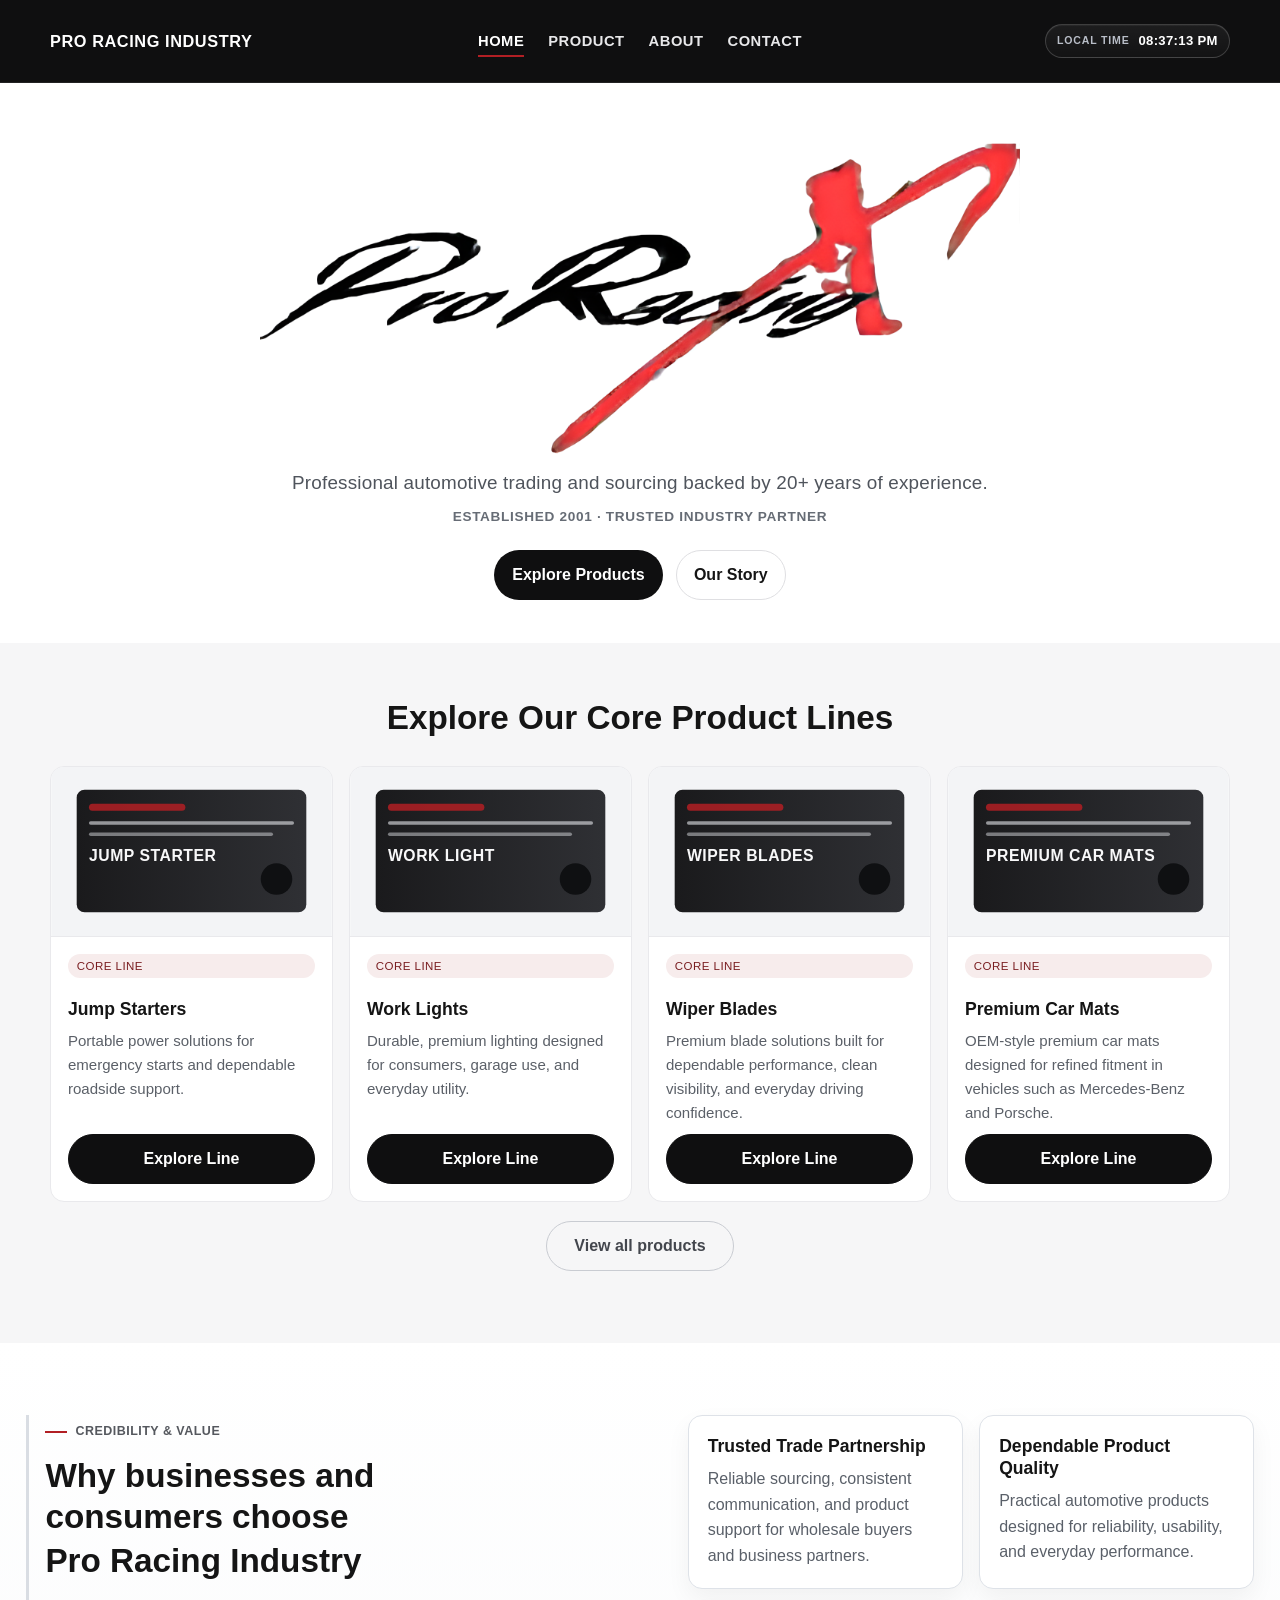
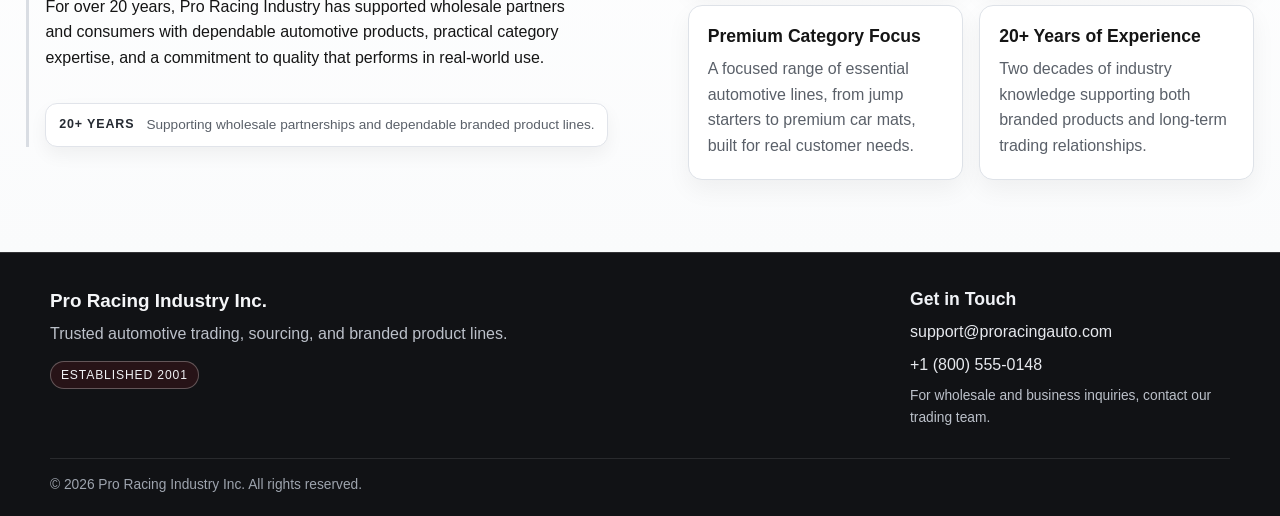
<file: index.html>
<!DOCTYPE html>
<html lang="en">
  <head>
    <meta charset="UTF-8" />
    <meta name="viewport" content="width=device-width, initial-scale=1.0" />
    <title>Pro Racing | Practical Automotive Accessories</title>
    <link rel="stylesheet" href="main.css" />
  </head>
  <body>
    <header class="site-header">
      <div class="header-inner container">
        <nav aria-label="Primary" class="main-nav">
          <strong class="brand-name">PRO RACING INDUSTRY</strong>
          <ul class="nav-group nav-links">
            <li><a href="index.html" class="active">Home</a></li>
            <li><a href="product.html">Product</a></li>
            <li><a href="about.html">About</a></li>
            <li><a href="contact.html">Contact</a></li>
          </ul>
          <div class="nav-clock" id="current-time" aria-live="polite">
            <span class="clock-label">Local Time</span>
            <span class="clock-value">--:--:--</span>
          </div>
        </nav>
      </div>
    </header>

    <main>
      <section class="hero section">
        <div class="container container-wide hero-brand">
          <img src="assets/Pro Racing X LOGO.png" alt="Pro Racing logo" class="hero-logo" />
          <p class="hero-tagline">Professional automotive trading and sourcing backed by 20+ years of experience.</p>
          <p class="hero-support">Established 2001 · Trusted Industry Partner</p>
          <div class="hero-actions">
            <a class="btn btn-primary" href="product.html">Explore Products</a>
            <a class="btn btn-secondary" href="about.html">Our Story</a>
          </div>
        </div>
      </section>

      <section class="section section-muted featured-products-section">
        <div class="container">
          <div class="section-head">
            <h2>Explore Our Core Product Lines</h2>
          </div>
          <div class="product-grid" id="featured-products" aria-live="polite"></div>
          <div class="center-link">
            <a class="btn btn-section-link" href="product.html">View all products</a>
          </div>
        </div>
      </section>

      <section class="section credibility-section">
        <div class="container container-wide split-grid">
          <div class="credibility-copy">
            <p class="eyebrow">Credibility & Value</p>
            <h2>
              Why businesses and consumers choose
              <span class="heading-brand-line">Pro Racing Industry</span>
            </h2>
            <p>
              For over 20 years, Pro Racing Industry has supported wholesale partners and consumers with dependable
              automotive products, practical category expertise, and a commitment to quality that performs in real-world
              use.
            </p>
            <div class="trust-accent" role="note" aria-label="Trust highlight">
              <span class="trust-stat">20+ Years</span>
              <span class="trust-note">Supporting wholesale partnerships and dependable branded product lines.</span>
            </div>
          </div>
          <div class="stats-grid">
            <article class="stat-card">
              <h3>Trusted Trade Partnership</h3>
              <p>Reliable sourcing, consistent communication, and product support for wholesale buyers and business partners.</p>
            </article>
            <article class="stat-card">
              <h3>Dependable Product Quality</h3>
              <p>Practical automotive products designed for reliability, usability, and everyday performance.</p>
            </article>
            <article class="stat-card">
              <h3>Premium Category Focus</h3>
              <p>A focused range of essential automotive lines, from jump starters to premium car mats, built for real customer needs.</p>
            </article>
            <article class="stat-card">
              <h3>20+ Years of Experience</h3>
              <p>Two decades of industry knowledge supporting both branded products and long-term trading relationships.</p>
            </article>
          </div>
        </div>
      </section>
    </main>

    <footer class="site-footer homepage-footer">
      <div class="container footer-top">
        <div class="footer-brand">
          <h2>Pro Racing Industry Inc.</h2>
          <p>Trusted automotive trading, sourcing, and branded product lines.</p>
          <span class="footer-trust">Established 2001</span>
        </div>

        <div class="footer-contact">
          <h3>Get in Touch</h3>
          <p><a href="mailto:support@proracingauto.com">support@proracingauto.com</a></p>
          <p><a href="tel:+18005550148">+1 (800) 555-0148</a></p>
          <p class="footer-note">For wholesale and business inquiries, contact our trading team.</p>
        </div>
      </div>

      <div class="container footer-bottom">
        <p>© 2026 Pro Racing Industry Inc. All rights reserved.</p>
      </div>
    </footer>

    <script src="main.js"></script>
  </body>
</html>
</file>
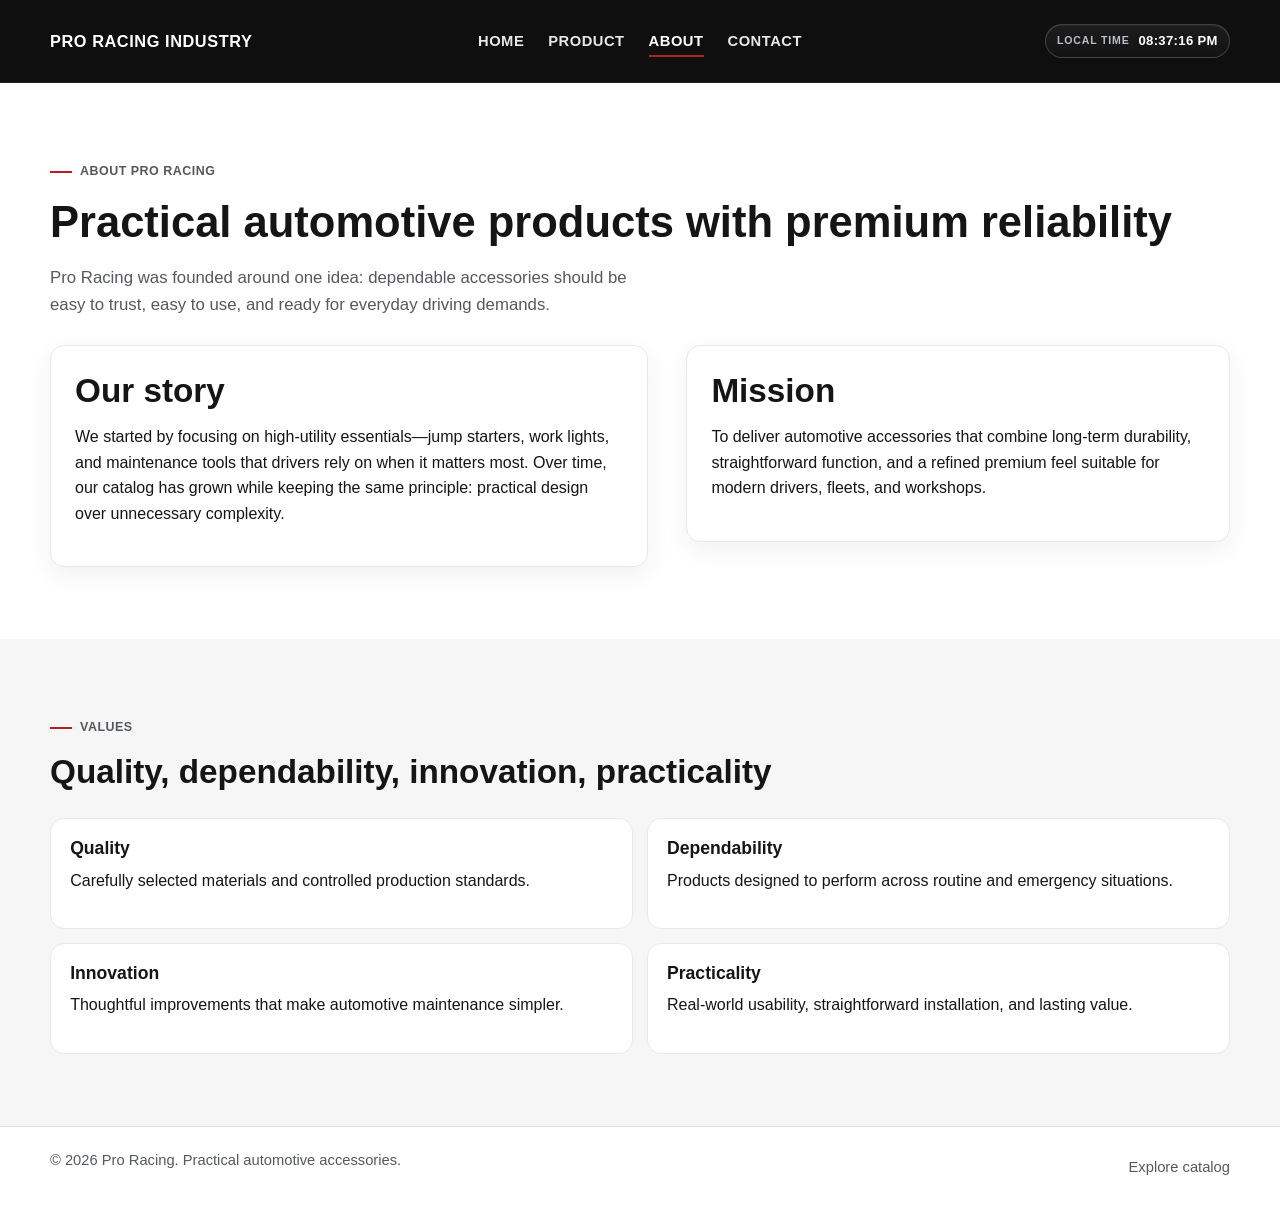
<file: about.html>
<!DOCTYPE html>
<html lang="en">
  <head>
    <meta charset="UTF-8" />
    <meta name="viewport" content="width=device-width, initial-scale=1.0" />
    <title>About | Pro Racing</title>
    <link rel="stylesheet" href="main.css" />
  </head>
  <body>
    <header class="site-header">
      <div class="header-inner container">
        <nav aria-label="Primary" class="main-nav">
          <strong class="brand-name">PRO RACING INDUSTRY</strong>
          <ul class="nav-group nav-links">
            <li><a href="index.html">Home</a></li>
            <li><a href="product.html">Product</a></li>
            <li><a href="about.html" class="active">About</a></li>
            <li><a href="contact.html">Contact</a></li>
          </ul>
          <div class="nav-clock" id="current-time" aria-live="polite">
            <span class="clock-label">Local Time</span>
            <span class="clock-value">--:--:--</span>
          </div>
        </nav>
      </div>
    </header>

    <main>
      <section class="section">
        <div class="container">
          <div class="section-head">
            <p class="eyebrow">About Pro Racing</p>
            <h1>Practical automotive products with premium reliability</h1>
            <p class="lead">
              Pro Racing was founded around one idea: dependable accessories should be easy to trust, easy to use,
              and ready for everyday driving demands.
            </p>
          </div>

          <div class="split-grid">
            <article class="panel">
              <h2>Our story</h2>
              <p>
                We started by focusing on high-utility essentials—jump starters, work lights, and maintenance tools
                that drivers rely on when it matters most. Over time, our catalog has grown while keeping the same
                principle: practical design over unnecessary complexity.
              </p>
            </article>

            <article class="panel">
              <h2>Mission</h2>
              <p>
                To deliver automotive accessories that combine long-term durability, straightforward function, and a
                refined premium feel suitable for modern drivers, fleets, and workshops.
              </p>
            </article>
          </div>
        </div>
      </section>

      <section class="section section-muted">
        <div class="container">
          <div class="section-head">
            <p class="eyebrow">Values</p>
            <h2>Quality, dependability, innovation, practicality</h2>
          </div>
          <div class="stats-grid">
            <article class="stat-card">
              <h3>Quality</h3>
              <p>Carefully selected materials and controlled production standards.</p>
            </article>
            <article class="stat-card">
              <h3>Dependability</h3>
              <p>Products designed to perform across routine and emergency situations.</p>
            </article>
            <article class="stat-card">
              <h3>Innovation</h3>
              <p>Thoughtful improvements that make automotive maintenance simpler.</p>
            </article>
            <article class="stat-card">
              <h3>Practicality</h3>
              <p>Real-world usability, straightforward installation, and lasting value.</p>
            </article>
          </div>
        </div>
      </section>
    </main>

    <footer class="site-footer">
      <div class="container footer-row">
        <p>© 2026 Pro Racing. Practical automotive accessories.</p>
        <a href="product.html" class="text-link">Explore catalog</a>
      </div>
    </footer>

    <script src="main.js"></script>
  </body>
</html>
</file>
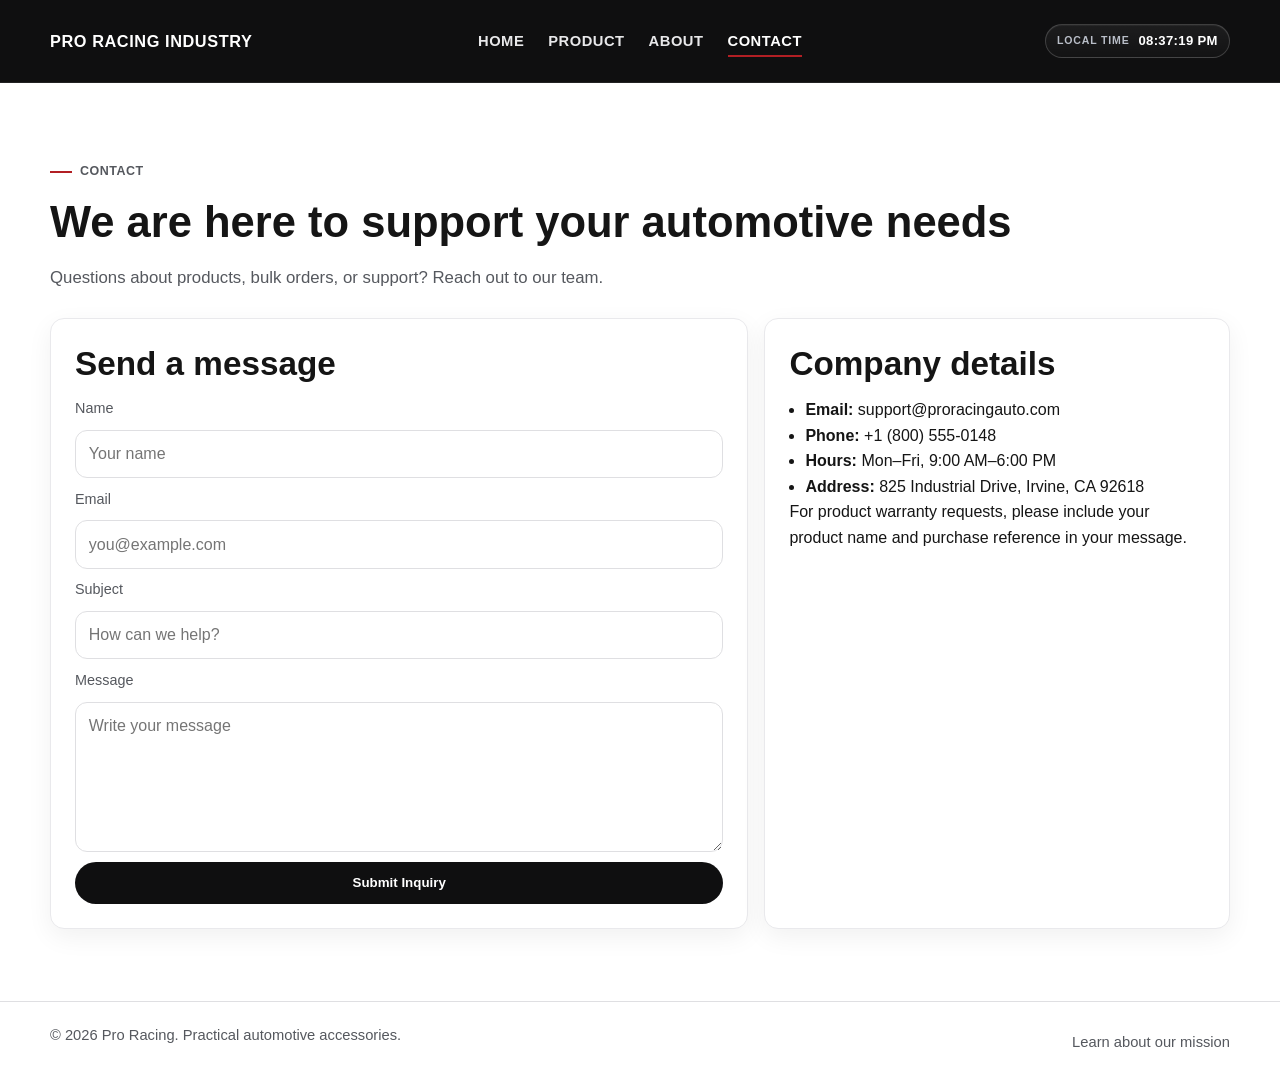
<file: contact.html>
<!DOCTYPE html>
<html lang="en">
  <head>
    <meta charset="UTF-8" />
    <meta name="viewport" content="width=device-width, initial-scale=1.0" />
    <title>Contact | Pro Racing</title>
    <link rel="stylesheet" href="main.css" />
  </head>
  <body>
    <header class="site-header">
      <div class="header-inner container">
        <nav aria-label="Primary" class="main-nav">
          <strong class="brand-name">PRO RACING INDUSTRY</strong>
          <ul class="nav-group nav-links">
            <li><a href="index.html">Home</a></li>
            <li><a href="product.html">Product</a></li>
            <li><a href="about.html">About</a></li>
            <li><a href="contact.html" class="active">Contact</a></li>
          </ul>
          <div class="nav-clock" id="current-time" aria-live="polite">
            <span class="clock-label">Local Time</span>
            <span class="clock-value">--:--:--</span>
          </div>
        </nav>
      </div>
    </header>

    <main>
      <section class="section">
        <div class="container">
          <div class="section-head">
            <p class="eyebrow">Contact</p>
            <h1>We are here to support your automotive needs</h1>
            <p class="lead">Questions about products, bulk orders, or support? Reach out to our team.</p>
          </div>

          <div class="contact-grid">
            <article class="panel">
              <h2>Send a message</h2>
              <form class="contact-form" action="#" method="post">
                <label for="name">Name</label>
                <input id="name" name="name" type="text" placeholder="Your name" required />

                <label for="email">Email</label>
                <input id="email" name="email" type="email" placeholder="you@example.com" required />

                <label for="subject">Subject</label>
                <input id="subject" name="subject" type="text" placeholder="How can we help?" required />

                <label for="message">Message</label>
                <textarea id="message" name="message" rows="5" placeholder="Write your message" required></textarea>

                <button type="submit" class="btn btn-primary">Submit Inquiry</button>
              </form>
            </article>

            <aside class="panel contact-details">
              <h2>Company details</h2>
              <ul>
                <li><strong>Email:</strong> support@proracingauto.com</li>
                <li><strong>Phone:</strong> +1 (800) 555-0148</li>
                <li><strong>Hours:</strong> Mon–Fri, 9:00 AM–6:00 PM</li>
                <li><strong>Address:</strong> 825 Industrial Drive, Irvine, CA 92618</li>
              </ul>
              <p>
                For product warranty requests, please include your product name and purchase reference in your message.
              </p>
            </aside>
          </div>
        </div>
      </section>
    </main>

    <footer class="site-footer">
      <div class="container footer-row">
        <p>© 2026 Pro Racing. Practical automotive accessories.</p>
        <a href="about.html" class="text-link">Learn about our mission</a>
      </div>
    </footer>

    <script src="main.js"></script>
  </body>
</html>
</file>
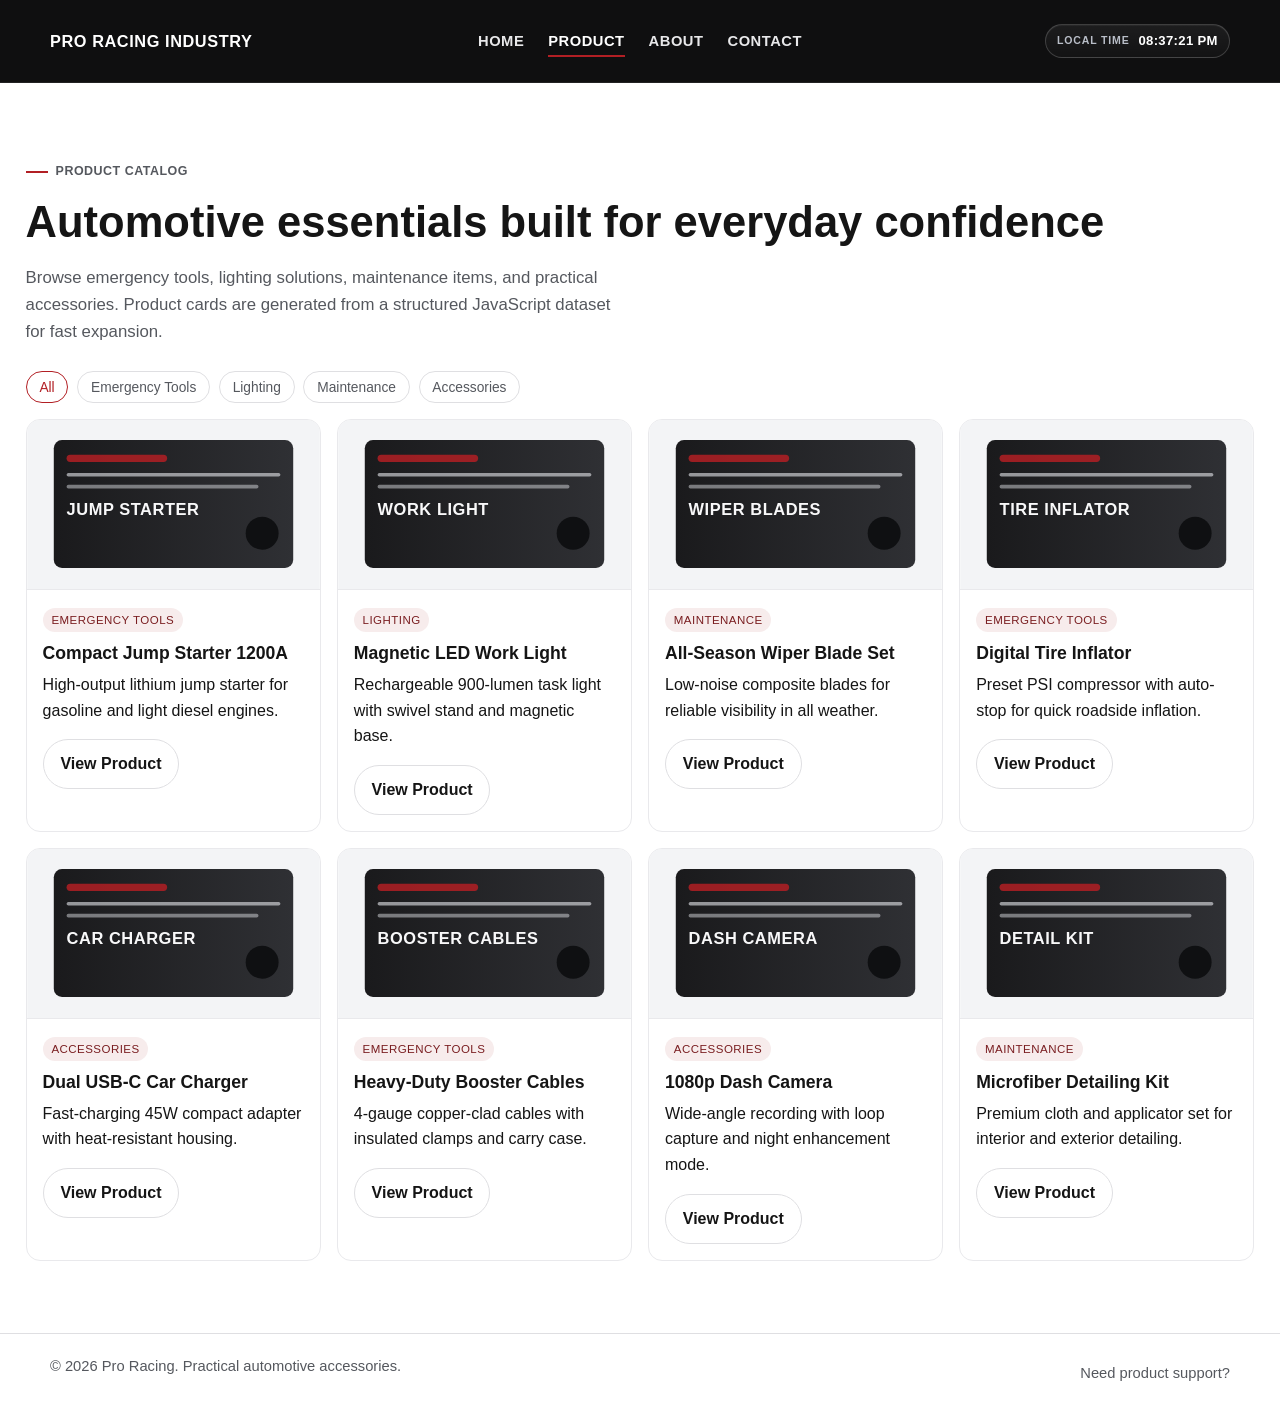
<file: product.html>
<!DOCTYPE html>
<html lang="en">
  <head>
    <meta charset="UTF-8" />
    <meta name="viewport" content="width=device-width, initial-scale=1.0" />
    <title>Products | Pro Racing</title>
    <link rel="stylesheet" href="main.css" />
  </head>
  <body>
    <header class="site-header">
      <div class="header-inner container">
        <nav aria-label="Primary" class="main-nav">
          <strong class="brand-name">PRO RACING INDUSTRY</strong>
          <ul class="nav-group nav-links">
            <li><a href="index.html">Home</a></li>
            <li><a href="product.html" class="active">Product</a></li>
            <li><a href="about.html">About</a></li>
            <li><a href="contact.html">Contact</a></li>
          </ul>
          <div class="nav-clock" id="current-time" aria-live="polite">
            <span class="clock-label">Local Time</span>
            <span class="clock-value">--:--:--</span>
          </div>
        </nav>
      </div>
    </header>

    <main>
      <section class="section">
        <div class="container container-wide">
          <div class="section-head">
            <p class="eyebrow">Product Catalog</p>
            <h1>Automotive essentials built for everyday confidence</h1>
            <p class="lead">
              Browse emergency tools, lighting solutions, maintenance items, and practical accessories.
              Product cards are generated from a structured JavaScript dataset for fast expansion.
            </p>
          </div>

          <div class="filter-row" id="category-filters"></div>
          <div class="product-grid" id="product-list" aria-live="polite"></div>
        </div>
      </section>
    </main>

    <footer class="site-footer">
      <div class="container footer-row">
        <p>© 2026 Pro Racing. Practical automotive accessories.</p>
        <a href="contact.html" class="text-link">Need product support?</a>
      </div>
    </footer>

    <script src="main.js"></script>
  </body>
</html>
</file>
<file: main.css>
:root {
  --bg: #ffffff;
  --bg-muted: #f6f6f7;
  --text: #151515;
  --text-soft: #55585e;
  --black: #0f0f10;
  --line: #dfdfe2;
  --card-line: #e9e9ec;
  --accent: #b21f24;
  --accent-soft: #f7ecec;
  --radius: 14px;
  --container-standard: 1180px;
  --container-wide: 1360px;
  --gutter: 1rem;
  --shadow: 0 8px 26px rgba(15, 15, 16, 0.06);
}

* {
  box-sizing: border-box;
}

html,
body {
  margin: 0;
  padding: 0;
}

body {
  font-family: Inter, "Segoe UI", Roboto, Helvetica, Arial, sans-serif;
  color: var(--text);
  background: var(--bg);
  line-height: 1.6;
}

img {
  max-width: 100%;
  display: block;
}

a {
  color: inherit;
  text-decoration: none;
}

.container {
  width: min(var(--container-standard), calc(100% - (var(--gutter) * 2)));
  margin: 0 auto;
}

.container-wide {
  width: min(var(--container-wide), calc(100% - (var(--gutter) * 2)));
}

.section {
  padding: 4.5rem 0;
}

.section-muted {
  background: var(--bg-muted);
}

.site-header {
  background: var(--black);
  color: #fff;
  border-bottom: 1px solid rgba(255, 255, 255, 0.08);
  position: sticky;
  top: 0;
  z-index: 10;
}

.header-inner {
  min-height: 82px;
  display: flex;
  align-items: center;
}

.main-nav {
  width: 100%;
  display: grid;
  grid-template-columns: 1fr auto 1fr;
  align-items: center;
  gap: 1.25rem;
}

.brand-name {
  color: #ffffff;
  font-weight: 800;
  font-size: 1.02rem;
  letter-spacing: 0.035em;
  text-transform: uppercase;
  white-space: nowrap;
  justify-self: start;
}

.nav-group {
  list-style: none;
  display: flex;
  gap: 1.5rem;
  padding: 0;
  margin: 0;
}

.nav-links {
  justify-content: center;
  justify-self: center;
}

.nav-group a {
  color: #e8e8ea;
  font-size: 0.92rem;
  letter-spacing: 0.035em;
  text-transform: uppercase;
  font-weight: 600;
  position: relative;
  transition: color 280ms ease;
}

.nav-group a::after {
  content: "";
  position: absolute;
  left: 0;
  bottom: -8px;
  width: 100%;
  height: 2px;
  background: var(--accent);
  transform: scaleX(0);
  transform-origin: center;
  transition: transform 280ms ease;
}

.nav-group a:hover,
.nav-group a.active {
  color: #fff;
}

.nav-group a:hover::after,
.nav-group a.active::after {
  transform: scaleX(1);
}

.nav-clock {
  margin: 0;
  display: inline-flex;
  align-items: center;
  gap: 0.55rem;
  padding: 0.34rem 0.7rem 0.36rem;
  border: 1px solid rgba(255, 255, 255, 0.18);
  border-radius: 999px;
  background: linear-gradient(180deg, rgba(255, 255, 255, 0.06), rgba(255, 255, 255, 0.02));
  box-shadow: inset 0 1px 0 rgba(255, 255, 255, 0.05);
  justify-self: end;
}

.clock-label {
  color: #b9bec8;
  font-size: 0.66rem;
  letter-spacing: 0.08em;
  text-transform: uppercase;
  font-weight: 600;
}

.clock-value {
  color: #ffffff;
  font-size: 0.82rem;
  letter-spacing: 0.025em;
  font-weight: 700;
  font-feature-settings: "tnum" 1;
  font-variant-numeric: tabular-nums;
}

.hero {
  padding: 3.35rem 0 2.7rem;
}

.hero-brand {
  display: grid;
  justify-items: center;
  text-align: center;
  gap: 0.46rem;
}

.hero-logo {
  width: min(760px, 90vw);
}

.hero-tagline {
  margin: 0.12rem 0 0;
  max-width: 760px;
  font-size: clamp(1.02rem, 1.7vw, 1.18rem);
  color: #4f545c;
  font-weight: 500;
  letter-spacing: 0.01em;
}

.hero-support {
  margin: 0.04rem 0 0;
  color: #666c75;
  font-size: 0.85rem;
  letter-spacing: 0.05em;
  text-transform: uppercase;
  font-weight: 600;
}

.hero + .section {
  padding-top: 3.35rem;
}

.hero-grid,
.split-grid {
  display: grid;
  grid-template-columns: 1.1fr 1fr;
  gap: 2.4rem;
  align-items: start;
}

.credibility-section {
  background: linear-gradient(180deg, #ffffff 0%, #fafbfc 100%);
}

.credibility-copy {
  border-left: 3px solid #d9dde3;
  padding-left: 1.05rem;
}

.credibility-copy h2 {
  max-width: 18ch;
}

.heading-brand-line {
  display: block;
  margin-top: 0.1rem;
}

.credibility-copy p {
  max-width: 60ch;
}

.trust-accent {
  margin-top: 1rem;
  border: 1px solid #e1e4ea;
  background: #fff;
  border-radius: 12px;
  padding: 0.65rem 0.8rem;
  display: inline-flex;
  flex-wrap: wrap;
  gap: 0.45rem 0.75rem;
  align-items: center;
  box-shadow: 0 8px 18px rgba(15, 15, 16, 0.05);
}

.trust-stat {
  font-size: 0.78rem;
  letter-spacing: 0.07em;
  text-transform: uppercase;
  font-weight: 700;
  color: #252a32;
}

.trust-note {
  font-size: 0.85rem;
  color: #5a6069;
}

h1,
h2,
h3 {
  line-height: 1.25;
  margin-top: 0;
}

h1 {
  font-size: clamp(2rem, 3.4vw, 3.15rem);
  margin-bottom: 1rem;
}

h2 {
  font-size: clamp(1.5rem, 2.6vw, 2.2rem);
  margin-bottom: 0.8rem;
}

h3 {
  font-size: 1.1rem;
  margin-bottom: 0.45rem;
}

p {
  margin-top: 0;
}

.lead {
  font-size: 1.05rem;
  color: var(--text-soft);
  max-width: 64ch;
}

.eyebrow {
  display: inline-flex;
  align-items: center;
  gap: 0.5rem;
  font-weight: 600;
  color: var(--text-soft);
  letter-spacing: 0.04em;
  text-transform: uppercase;
  font-size: 0.78rem;
  margin-bottom: 0.8rem;
}

.eyebrow::before {
  content: "";
  width: 22px;
  height: 2px;
  background: var(--accent);
}

.panel,
.stat-card,
.product-card {
  border: 1px solid var(--card-line);
  border-radius: var(--radius);
  background: #fff;
}

.panel {
  padding: 1.5rem;
  box-shadow: var(--shadow);
}

.panel ul,
.contact-details ul {
  margin: 0;
  padding-left: 1rem;
}

.hero-actions {
  margin-top: 0.92rem;
  display: flex;
  gap: 0.85rem;
  flex-wrap: wrap;
}

.btn {
  display: inline-flex;
  align-items: center;
  justify-content: center;
  min-height: 42px;
  padding: 0.7rem 1.05rem;
  border-radius: 999px;
  border: 1px solid transparent;
  transition: all 260ms ease;
  font-weight: 600;
}

.btn-primary {
  background: var(--black);
  color: #fff;
}

.btn-primary:hover {
  background: #1d1d1f;
  box-shadow: 0 6px 16px rgba(15, 15, 16, 0.2);
}

.btn-secondary {
  border-color: var(--line);
  color: var(--text);
}

.btn-secondary:hover {
  border-color: var(--accent);
  color: var(--accent);
}

.btn-section-link {
  border-color: #c9ccd2;
  background: transparent;
  color: #43464d;
  min-width: 188px;
}

.btn-section-link:hover {
  border-color: #9ca1ab;
  background: #f9fafb;
  color: #1f232a;
}

.section-head {
  margin-bottom: 1.6rem;
}

.product-grid {
  display: grid;
  grid-template-columns: repeat(4, minmax(0, 1fr));
  gap: 1rem;
}

.product-card {
  overflow: hidden;
  transition: transform 280ms ease, box-shadow 280ms ease, border-color 280ms ease;
}

.product-card:hover {
  transform: translateY(-5px);
  box-shadow: var(--shadow);
  border-color: #d3d3d8;
}

.product-card img {
  height: 170px;
  width: 100%;
  object-fit: cover;
  border-bottom: 1px solid var(--card-line);
}

.product-content {
  padding: 1rem;
}

.featured-products-section .section-head {
  text-align: center;
  max-width: 820px;
  margin: 0 auto 1.7rem;
}

.featured-products-section .product-grid {
  margin: 0 auto;
  align-items: stretch;
}

.featured-products-section .product-card {
  display: flex;
  flex-direction: column;
  height: 100%;
  cursor: pointer;
}

.featured-products-section .product-content {
  display: flex;
  flex-direction: column;
  gap: 0.52rem;
  flex: 1;
  padding: 1.06rem 1.06rem 1.1rem;
}

.featured-products-section .product-content h3 {
  margin: 0.1rem 0 0;
}

.featured-products-section .product-content p {
  margin: 0;
  color: #5b6068;
  font-size: 0.94rem;
  min-height: 3.2em;
}

.featured-products-section .product-content .btn-secondary {
  margin-top: auto;
  width: 100%;
  background: var(--black);
  border-color: var(--black);
  color: #fff;
  justify-content: center;
}

.featured-products-section .product-content .btn-secondary:hover {
  background: #242428;
  border-color: #242428;
  color: #fff;
}

.badge {
  display: inline-block;
  font-size: 0.72rem;
  text-transform: uppercase;
  letter-spacing: 0.04em;
  padding: 0.2rem 0.55rem;
  border-radius: 999px;
  background: var(--accent-soft);
  color: #7a1e21;
  margin-bottom: 0.65rem;
}

.text-link {
  color: var(--text-soft);
  border-bottom: 1px solid transparent;
  transition: all 260ms ease;
}

.text-link:hover {
  color: var(--accent);
  border-bottom-color: var(--accent);
}

.center-link {
  text-align: center;
  margin-top: 1.18rem;
}

.stats-grid {
  display: grid;
  grid-template-columns: repeat(2, minmax(0, 1fr));
  gap: 0.85rem;
}

.stat-card {
  padding: 1.2rem;
}

.credibility-section .stats-grid {
  gap: 1rem;
}

.credibility-section .stat-card {
  border-color: #dee2e8;
  background: #fff;
  padding: 1.25rem 1.2rem;
  box-shadow: 0 10px 24px rgba(15, 15, 16, 0.05);
}

.credibility-section .stat-card h3 {
  margin-bottom: 0.5rem;
}

.credibility-section .stat-card p {
  margin-bottom: 0;
  color: #5a6069;
}

.filter-row {
  display: flex;
  gap: 0.55rem;
  flex-wrap: wrap;
  margin-bottom: 1rem;
}

.filter-btn {
  border: 1px solid var(--line);
  background: #fff;
  color: var(--text-soft);
  border-radius: 999px;
  padding: 0.45rem 0.8rem;
  font-size: 0.86rem;
  cursor: pointer;
  transition: all 220ms ease;
}

.filter-btn:hover,
.filter-btn.active {
  border-color: var(--accent);
  color: var(--accent);
}

.contact-grid {
  display: grid;
  grid-template-columns: 1.2fr 0.8fr;
  gap: 1rem;
}

.contact-form {
  display: grid;
  gap: 0.6rem;
}

label {
  font-size: 0.9rem;
  color: var(--text-soft);
}

input,
textarea {
  font: inherit;
  width: 100%;
  border: 1px solid var(--line);
  border-radius: 12px;
  padding: 0.65rem 0.8rem;
  transition: border-color 220ms ease;
}

input:focus,
textarea:focus {
  outline: none;
  border-color: var(--accent);
}

.site-footer {
  border-top: 1px solid var(--line);
  background: #fff;
}

.homepage-footer {
  background: #111215;
  border-top-color: rgba(255, 255, 255, 0.14);
}

.footer-top {
  display: grid;
  grid-template-columns: 1.35fr 1fr;
  gap: 1.8rem;
  padding: 2.25rem 0 1.35rem;
  border-bottom: 1px solid rgba(255, 255, 255, 0.1);
}

.footer-brand h2,
.footer-contact h3 {
  margin: 0 0 0.55rem;
  color: #f0f2f6;
}

.footer-brand h2 {
  font-size: 1.18rem;
  color: #f5f6f8;
}

.footer-brand p,
.footer-contact p {
  margin: 0 0 0.45rem;
  color: #bcc1ca;
}

.footer-trust {
  display: inline-block;
  margin-top: 0.45rem;
  font-size: 0.76rem;
  letter-spacing: 0.07em;
  text-transform: uppercase;
  color: #f0f1f4;
  border: 1px solid rgba(255, 255, 255, 0.28);
  border-radius: 999px;
  padding: 0.22rem 0.62rem;
  background: rgba(178, 31, 36, 0.14);
}

.footer-contact a {
  color: #e7e9ee;
  transition: color 220ms ease;
}

.footer-contact a:hover {
  color: var(--accent);
}

.footer-contact {
  justify-self: end;
  max-width: 320px;
}

.footer-note {
  font-size: 0.86rem;
  color: #9ea5b0;
}

.footer-bottom {
  padding: 0.95rem 0 1.25rem;
  color: #9ea4ae;
  font-size: 0.86rem;
}

.footer-bottom p {
  margin: 0;
}

.footer-row {
  min-height: 82px;
  display: flex;
  align-items: center;
  justify-content: space-between;
  gap: 1rem;
  color: var(--text-soft);
  font-size: 0.92rem;
}

@media (max-width: 980px) {
  :root {
    --gutter: 1.2rem;
  }

  .hero {
    padding: 3rem 0 2.5rem;
  }

  .hero + .section {
    padding-top: 3rem;
  }

  .product-grid {
    grid-template-columns: repeat(2, minmax(0, 1fr));
  }

  .hero-grid,
  .split-grid,
  .contact-grid,
  .footer-top {
    grid-template-columns: 1fr;
  }

  .credibility-copy {
    border-left: 0;
    padding-left: 0;
  }
}

@media (max-width: 760px) {
  :root {
    --gutter: 0.95rem;
  }

  .main-nav {
    grid-template-columns: 1fr;
    justify-items: center;
    gap: 0.65rem;
    padding: 0.7rem 0;
  }

  .nav-clock {
    justify-self: center;
    padding-inline: 0.62rem;
    gap: 0.48rem;
  }

  .clock-label {
    font-size: 0.62rem;
  }

  .clock-value {
    font-size: 0.78rem;
  }

  .product-grid,
  .stats-grid {
    grid-template-columns: 1fr;
  }

  .section {
    padding: 3.6rem 0;
  }

  .hero {
    padding: 2.55rem 0 2.2rem;
  }

  .hero-brand {
    gap: 0.55rem;
  }

  .hero-actions {
    margin-top: 1rem;
  }

  .footer-row {
    flex-direction: column;
    justify-content: center;
    text-align: center;
    padding: 1rem 0;
  }

  .footer-top {
    gap: 1.1rem;
    padding: 1.6rem 0 1rem;
  }

  .footer-contact {
    justify-self: start;
    max-width: none;
  }
}

@media (min-width: 1280px) {
  :root {
    --gutter: 1.6rem;
  }
}

@media (min-width: 1600px) {
  :root {
    --gutter: 2.2rem;
  }
}
</file>
